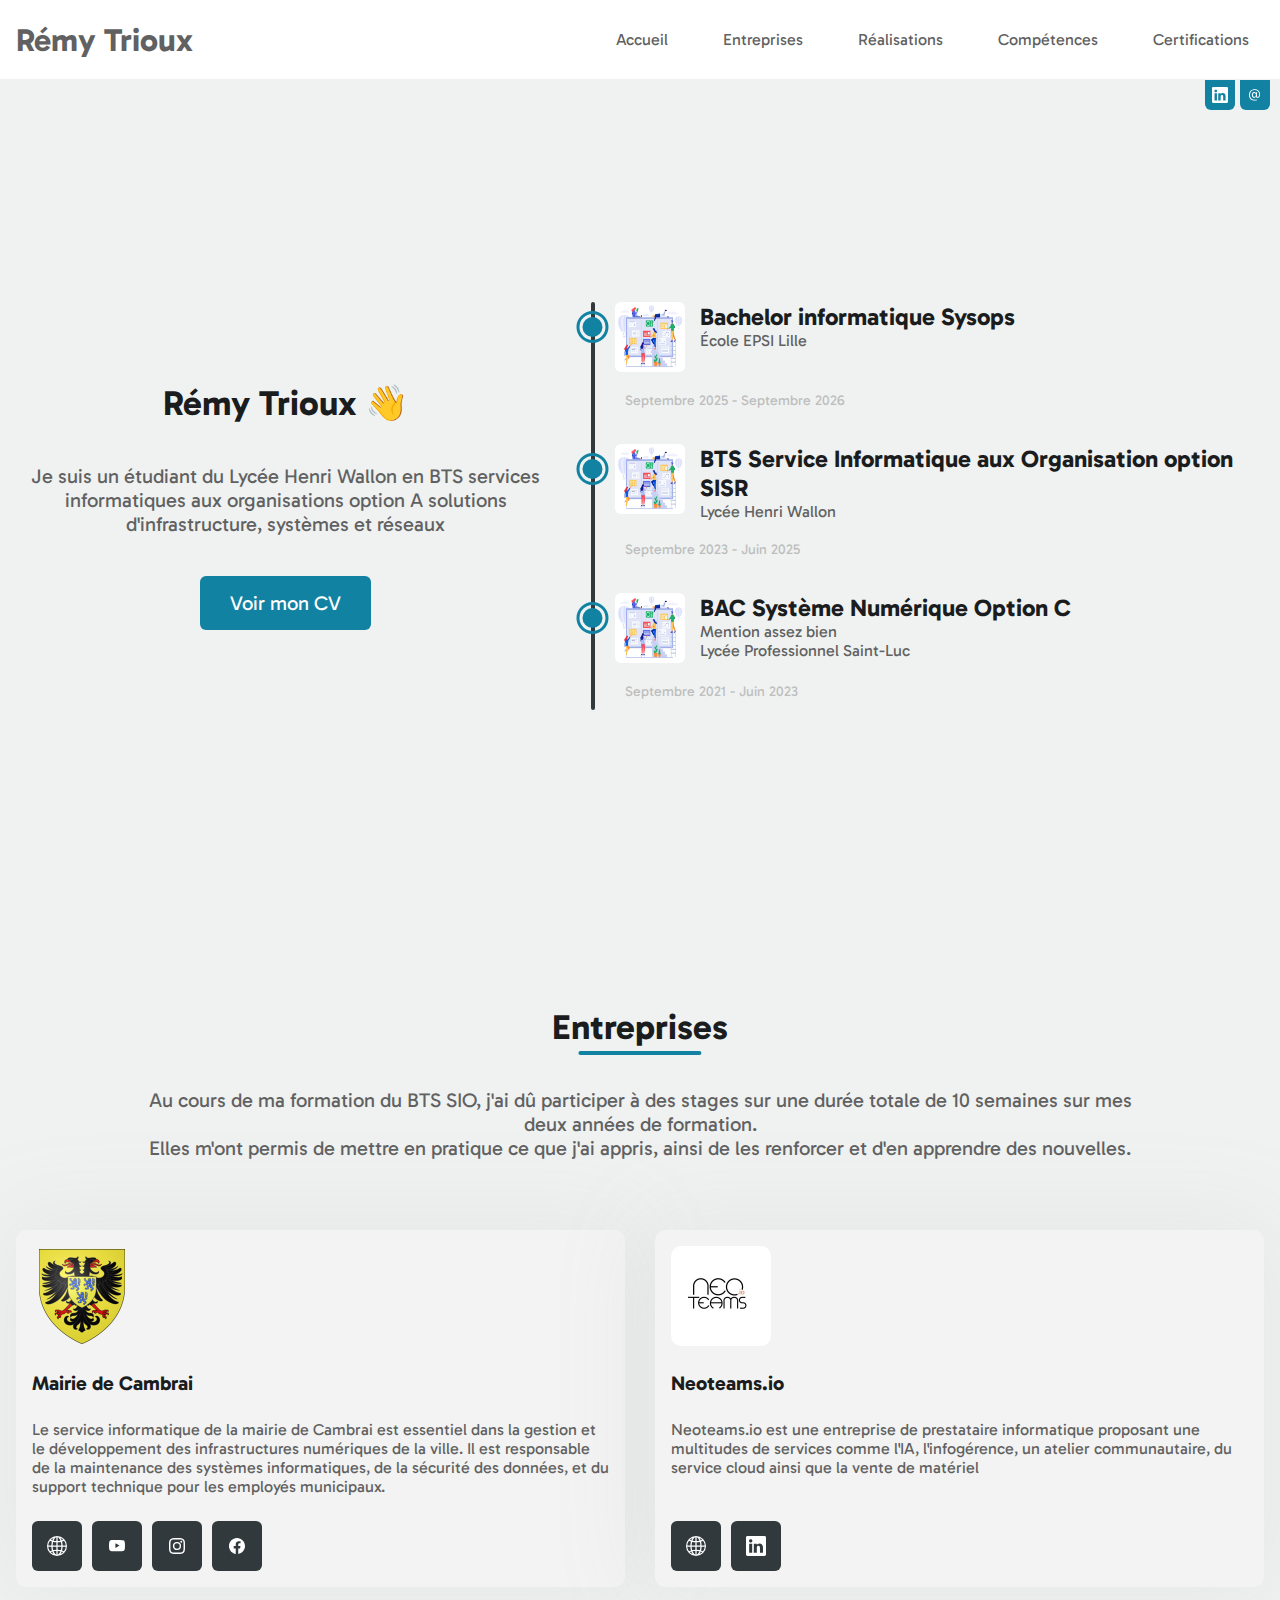
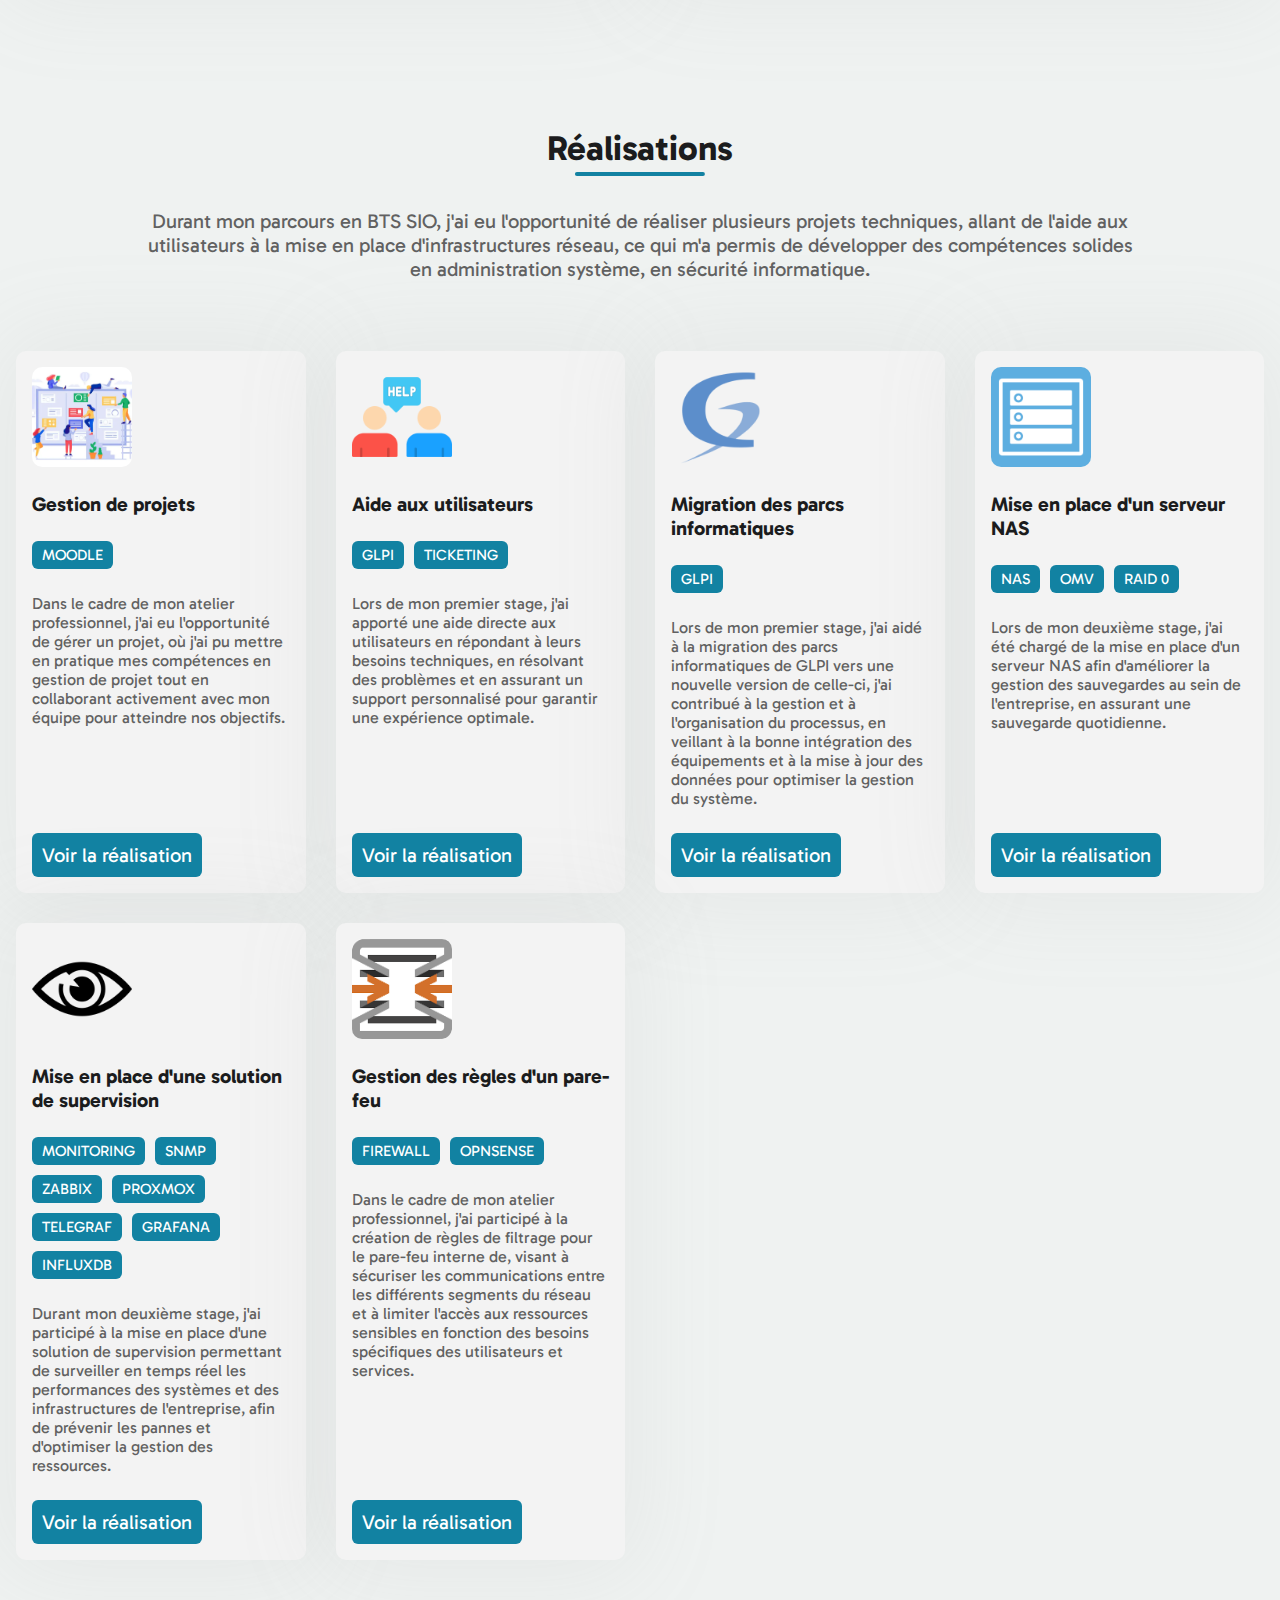
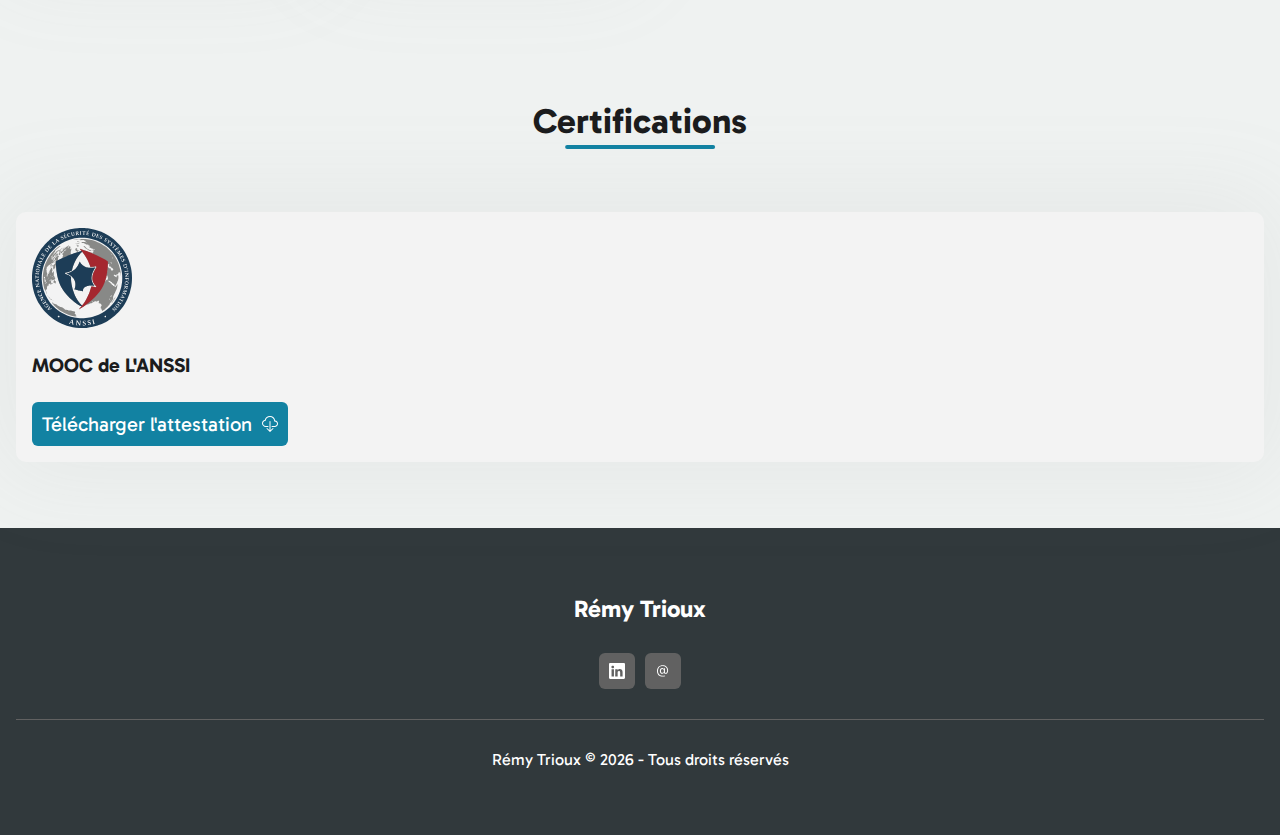
<file: index.html>
<!DOCTYPE html>
<html lang="fr">

<head>
    <meta charset="UTF-8">
    <meta name="viewport" content="width=device-width, initial-scale=1.0">
    <title>Portfolio Trioux Rémy</title>
    <link rel="stylesheet" href="./assets/css/style.css">
</head>

<body>
    <header>
        <nav>
            <h1>Rémy Trioux</h1>

            <input type="checkbox" id="burger" class="hidden">
            <label for="burger" class="burger">
                <span></span>
                <span></span>
                <span></span>
            </label>

            <div class="navigation">
                <a href="index.html">Accueil</a>
                <a href="#stage">Entreprises</a>
                <a href="#realisation">Réalisations</a>
                <a href="assets/img/Tableaudesynthèse-EpreuveE5-BTSSIO2025.xlsx" download="CompetencesTRIOUXRemy">Compétences</a>
                <a href="#certifications">Certifications</a>
            </div>
        </nav>
    </header>
    <main>
        <div class="socials">
            <a href="https://www.linkedin.com/in/r%C3%A9my-trioux-677a2a272/">
                <svg xmlns="http://www.w3.org/2000/svg" width="16" height="16" fill="currentColor"
                    class="bi bi-linkedin" viewBox="0 0 16 16">
                    <path
                        d="M0 1.146C0 .513.526 0 1.175 0h13.65C15.474 0 16 .513 16 1.146v13.708c0 .633-.526 1.146-1.175 1.146H1.175C.526 16 0 15.487 0 14.854zm4.943 12.248V6.169H2.542v7.225zm-1.2-8.212c.837 0 1.358-.554 1.358-1.248-.015-.709-.52-1.248-1.342-1.248S2.4 3.226 2.4 3.934c0 .694.521 1.248 1.327 1.248zm4.908 8.212V9.359c0-.216.016-.432.08-.586.173-.431.568-.878 1.232-.878.869 0 1.216.662 1.216 1.634v3.865h2.401V9.25c0-2.22-1.184-3.252-2.764-3.252-1.274 0-1.845.7-2.165 1.193v.025h-.016l.016-.025V6.169h-2.4c.03.678 0 7.225 0 7.225z" />
                </svg>
            </a>
            <a href="mailto:trxremy@gmail.com">
                <svg xmlns="http://www.w3.org/2000/svg" width="16" height="16" fill="currentColor" class="bi bi-at"
                    viewBox="0 0 16 16">
                    <path
                        d="M13.106 7.222c0-2.967-2.249-5.032-5.482-5.032-3.35 0-5.646 2.318-5.646 5.702 0 3.493 2.235 5.708 5.762 5.708.862 0 1.689-.123 2.304-.335v-.862c-.43.199-1.354.328-2.29.328-2.926 0-4.813-1.88-4.813-4.798 0-2.844 1.921-4.881 4.594-4.881 2.735 0 4.608 1.688 4.608 4.156 0 1.682-.554 2.769-1.416 2.769-.492 0-.772-.28-.772-.76V5.206H8.923v.834h-.11c-.266-.595-.881-.964-1.6-.964-1.4 0-2.378 1.162-2.378 2.823 0 1.737.957 2.906 2.379 2.906.8 0 1.415-.39 1.709-1.087h.11c.081.67.703 1.148 1.503 1.148 1.572 0 2.57-1.415 2.57-3.643zm-7.177.704c0-1.197.54-1.907 1.456-1.907.93 0 1.524.738 1.524 1.907S8.308 9.84 7.371 9.84c-.895 0-1.442-.725-1.442-1.914" />
                </svg>
            </a>
        </div>

        <section id="home">
            <div class="heading">
                <h1>Rémy Trioux 👋</h1>
                <p>Je suis un étudiant du Lycée Henri Wallon en BTS services informatiques aux organisations option A
                    solutions d'infrastructure, systèmes et réseaux</p>
                <a class="btn" href="assets/img/CV_en_ligne.pdf" download="CV_TRIOUX-Remy">Voir mon CV</a>
            </div>
            <div class="parcours_sco">
                <hr>
                <div class="parcours_liste">
                    <div class="parcours">
                        <span class="dot"></span>
                        <div class="header">
                            <img src="./assets/img/realisation/icone_gestion.png" alt="">
                            <div>
                                <h2>Bachelor informatique Sysops</h2>
                                <p>École EPSI Lille</p>
                            </div>
                        </div>
                        <div class="body">
                            <span>Septembre 2025 - Septembre 2026</span>
                        </div>
                    </div>
                    <div class="parcours">
                        <span class="dot"></span>
                        <div class="header">
                            <img src="./assets/img/realisation/icone_gestion.png" alt="">
                            <div>
                                <h2>BTS Service Informatique aux Organisation option SISR</h2>
                                <p>Lycée Henri Wallon</p>
                            </div>
                        </div>
                        <div class="body">
                            <span>Septembre 2023 - Juin 2025</span>
                        </div>
                    </div>
                    <div class="parcours">
                        <span class="dot"></span>
                        <div class="header">
                            <img src="./assets/img/realisation/icone_gestion.png" alt="">
                            <div>
                                <h2>BAC Système Numérique Option C</h2>
                                <p>Mention assez bien</p>
                                <p>Lycée Professionnel Saint-Luc</p>
                            </div>
                        </div>
                        <div class="body">
                            <span>Septembre 2021 - Juin 2023</span>
                        </div>
                    </div>
                </div>
            </div>
        </section>

        <section id="stage">
            <div class="heading">
                <h2>Entreprises</h2>
                <p>Au cours de ma formation du BTS SIO, j'ai dû participer à des stages sur une durée totale de 10
                    semaines sur mes deux années de formation.<br>Elles m'ont permis de mettre en pratique ce que j'ai
                    appris, ainsi de les renforcer et d'en apprendre des nouvelles.</p>
            </div>
            <div class="cards">
                <div class="card">
                    <img src="./assets/img/stage/mairie/logomairie.png" alt="">
                    <h3>Mairie de Cambrai</h3>
                    <p>Le service informatique de la mairie de Cambrai est essentiel dans la gestion et le développement des infrastructures numériques de la ville. Il est responsable de la maintenance des systèmes informatiques, de la sécurité des données, et du support technique pour les employés municipaux.</p>
                    <div class="footer">
                        <div class="links">
                            <a class="external_link" target="blank" href="https://www.villedecambrai.com/">
                                <svg xmlns="http://www.w3.org/2000/svg" width="20" height="20" fill="currentColor"
                                    class="bi bi-globe2" viewBox="0 0 16 16">
                                    <path
                                        d="M0 8a8 8 0 1 1 16 0A8 8 0 0 1 0 8m7.5-6.923c-.67.204-1.335.82-1.887 1.855q-.215.403-.395.872c.705.157 1.472.257 2.282.287zM4.249 3.539q.214-.577.481-1.078a7 7 0 0 1 .597-.933A7 7 0 0 0 3.051 3.05q.544.277 1.198.49zM3.509 7.5c.036-1.07.188-2.087.436-3.008a9 9 0 0 1-1.565-.667A6.96 6.96 0 0 0 1.018 7.5zm1.4-2.741a12.3 12.3 0 0 0-.4 2.741H7.5V5.091c-.91-.03-1.783-.145-2.591-.332M8.5 5.09V7.5h2.99a12.3 12.3 0 0 0-.399-2.741c-.808.187-1.681.301-2.591.332zM4.51 8.5c.035.987.176 1.914.399 2.741A13.6 13.6 0 0 1 7.5 10.91V8.5zm3.99 0v2.409c.91.03 1.783.145 2.591.332.223-.827.364-1.754.4-2.741zm-3.282 3.696q.18.469.395.872c.552 1.035 1.218 1.65 1.887 1.855V11.91c-.81.03-1.577.13-2.282.287zm.11 2.276a7 7 0 0 1-.598-.933 9 9 0 0 1-.481-1.079 8.4 8.4 0 0 0-1.198.49 7 7 0 0 0 2.276 1.522zm-1.383-2.964A13.4 13.4 0 0 1 3.508 8.5h-2.49a6.96 6.96 0 0 0 1.362 3.675c.47-.258.995-.482 1.565-.667m6.728 2.964a7 7 0 0 0 2.275-1.521 8.4 8.4 0 0 0-1.197-.49 9 9 0 0 1-.481 1.078 7 7 0 0 1-.597.933M8.5 11.909v3.014c.67-.204 1.335-.82 1.887-1.855q.216-.403.395-.872A12.6 12.6 0 0 0 8.5 11.91zm3.555-.401c.57.185 1.095.409 1.565.667A6.96 6.96 0 0 0 14.982 8.5h-2.49a13.4 13.4 0 0 1-.437 3.008M14.982 7.5a6.96 6.96 0 0 0-1.362-3.675c-.47.258-.995.482-1.565.667.248.92.4 1.938.437 3.008zM11.27 2.461q.266.502.482 1.078a8.4 8.4 0 0 0 1.196-.49 7 7 0 0 0-2.275-1.52c.218.283.418.597.597.932m-.488 1.343a8 8 0 0 0-.395-.872C9.835 1.897 9.17 1.282 8.5 1.077V4.09c.81-.03 1.577-.13 2.282-.287z" />
                                </svg>
                            </a>
                            <a class="external_link" target="blank" href="https://www.youtube.com/@lecambresientv">
                                <svg xmlns="http://www.w3.org/2000/svg" width="16" height="16" fill="currentColor"
                                    class="bi bi-youtube" viewBox="0 0 16 16">
                                    <path
                                        d="M8.051 1.999h.089c.822.003 4.987.033 6.11.335a2.01 2.01 0 0 1 1.415 1.42c.101.38.172.883.22 1.402l.01.104.022.26.008.104c.065.914.073 1.77.074 1.957v.075c-.001.194-.01 1.108-.082 2.06l-.008.105-.009.104c-.05.572-.124 1.14-.235 1.558a2.01 2.01 0 0 1-1.415 1.42c-1.16.312-5.569.334-6.18.335h-.142c-.309 0-1.587-.006-2.927-.052l-.17-.006-.087-.004-.171-.007-.171-.007c-1.11-.049-2.167-.128-2.654-.26a2.01 2.01 0 0 1-1.415-1.419c-.111-.417-.185-.986-.235-1.558L.09 9.82l-.008-.104A31 31 0 0 1 0 7.68v-.123c.002-.215.01-.958.064-1.778l.007-.103.003-.052.008-.104.022-.26.01-.104c.048-.519.119-1.023.22-1.402a2.01 2.01 0 0 1 1.415-1.42c.487-.13 1.544-.21 2.654-.26l.17-.007.172-.006.086-.003.171-.007A100 100 0 0 1 7.858 2zM6.4 5.209v4.818l4.157-2.408z" />
                                </svg>
                            </a>
                            <a class="external_link" target="blank" href="https://www.instagram.com/ville_de_cambrai">
                                <svg xmlns="http://www.w3.org/2000/svg" width="16" height="16" fill="currentColor"
                                    class="bi bi-instagram" viewBox="0 0 16 16">
                                    <path
                                        d="M8 0C5.829 0 5.556.01 4.703.048 3.85.088 3.269.222 2.76.42a3.9 3.9 0 0 0-1.417.923A3.9 3.9 0 0 0 .42 2.76C.222 3.268.087 3.85.048 4.7.01 5.555 0 5.827 0 8.001c0 2.172.01 2.444.048 3.297.04.852.174 1.433.372 1.942.205.526.478.972.923 1.417.444.445.89.719 1.416.923.51.198 1.09.333 1.942.372C5.555 15.99 5.827 16 8 16s2.444-.01 3.298-.048c.851-.04 1.434-.174 1.943-.372a3.9 3.9 0 0 0 1.416-.923c.445-.445.718-.891.923-1.417.197-.509.332-1.09.372-1.942C15.99 10.445 16 10.173 16 8s-.01-2.445-.048-3.299c-.04-.851-.175-1.433-.372-1.941a3.9 3.9 0 0 0-.923-1.417A3.9 3.9 0 0 0 13.24.42c-.51-.198-1.092-.333-1.943-.372C10.443.01 10.172 0 7.998 0zm-.717 1.442h.718c2.136 0 2.389.007 3.232.046.78.035 1.204.166 1.486.275.373.145.64.319.92.599s.453.546.598.92c.11.281.24.705.275 1.485.039.843.047 1.096.047 3.231s-.008 2.389-.047 3.232c-.035.78-.166 1.203-.275 1.485a2.5 2.5 0 0 1-.599.919c-.28.28-.546.453-.92.598-.28.11-.704.24-1.485.276-.843.038-1.096.047-3.232.047s-2.39-.009-3.233-.047c-.78-.036-1.203-.166-1.485-.276a2.5 2.5 0 0 1-.92-.598 2.5 2.5 0 0 1-.6-.92c-.109-.281-.24-.705-.275-1.485-.038-.843-.046-1.096-.046-3.233s.008-2.388.046-3.231c.036-.78.166-1.204.276-1.486.145-.373.319-.64.599-.92s.546-.453.92-.598c.282-.11.705-.24 1.485-.276.738-.034 1.024-.044 2.515-.045zm4.988 1.328a.96.96 0 1 0 0 1.92.96.96 0 0 0 0-1.92m-4.27 1.122a4.109 4.109 0 1 0 0 8.217 4.109 4.109 0 0 0 0-8.217m0 1.441a2.667 2.667 0 1 1 0 5.334 2.667 2.667 0 0 1 0-5.334" />
                                </svg>
                            </a>
                            <a class="external_link" target="blank" href="https://www.facebook.com/mairiedecambrai">
                                <svg xmlns="http://www.w3.org/2000/svg" width="16" height="16" fill="currentColor"
                                    class="bi bi-facebook" viewBox="0 0 16 16">
                                    <path
                                        d="M16 8.049c0-4.446-3.582-8.05-8-8.05C3.58 0-.002 3.603-.002 8.05c0 4.017 2.926 7.347 6.75 7.951v-5.625h-2.03V8.05H6.75V6.275c0-2.017 1.195-3.131 3.022-3.131.876 0 1.791.157 1.791.157v1.98h-1.009c-.993 0-1.303.621-1.303 1.258v1.51h2.218l-.354 2.326H9.25V16c3.824-.604 6.75-3.934 6.75-7.951" />
                                </svg>
                            </a>
                        </div>
                        <!-- <a class="btn" href="">
                            <span>Plus d'infos</span>
                            <svg xmlns="http://www.w3.org/2000/svg" width="16" height="16" fill="currentColor"
                                class="bi bi-box-arrow-up-right" viewBox="0 0 16 16">
                                <path fill-rule="evenodd"
                                    d="M8.636 3.5a.5.5 0 0 0-.5-.5H1.5A1.5 1.5 0 0 0 0 4.5v10A1.5 1.5 0 0 0 1.5 16h10a1.5 1.5 0 0 0 1.5-1.5V7.864a.5.5 0 0 0-1 0V14.5a.5.5 0 0 1-.5.5h-10a.5.5 0 0 1-.5-.5v-10a.5.5 0 0 1 .5-.5h6.636a.5.5 0 0 0 .5-.5" />
                                <path fill-rule="evenodd"
                                    d="M16 .5a.5.5 0 0 0-.5-.5h-5a.5.5 0 0 0 0 1h3.793L6.146 9.146a.5.5 0 1 0 .708.708L15 1.707V5.5a.5.5 0 0 0 1 0z" />
                            </svg>
                        </a> -->
                    </div>
                </div>
                <div class="card">
                    <img src="./assets/img/stage/neoteams/neoteams_logo.jpg" alt="">
                    <h3>Neoteams.io</h3>
                    <p>Neoteams.io est une entreprise de prestataire informatique proposant une multitudes de services comme l'IA, l'infogérence, un atelier communautaire, du service cloud ainsi que la vente de matériel</p>
                    <div class="footer">
                        <div class="links">
                            <a class="external_link" target="blank" href="https://neoteams.io/">
                                <svg xmlns="http://www.w3.org/2000/svg" width="20" height="20" fill="currentColor"
                                    class="bi bi-globe2" viewBox="0 0 16 16">
                                    <path
                                        d="M0 8a8 8 0 1 1 16 0A8 8 0 0 1 0 8m7.5-6.923c-.67.204-1.335.82-1.887 1.855q-.215.403-.395.872c.705.157 1.472.257 2.282.287zM4.249 3.539q.214-.577.481-1.078a7 7 0 0 1 .597-.933A7 7 0 0 0 3.051 3.05q.544.277 1.198.49zM3.509 7.5c.036-1.07.188-2.087.436-3.008a9 9 0 0 1-1.565-.667A6.96 6.96 0 0 0 1.018 7.5zm1.4-2.741a12.3 12.3 0 0 0-.4 2.741H7.5V5.091c-.91-.03-1.783-.145-2.591-.332M8.5 5.09V7.5h2.99a12.3 12.3 0 0 0-.399-2.741c-.808.187-1.681.301-2.591.332zM4.51 8.5c.035.987.176 1.914.399 2.741A13.6 13.6 0 0 1 7.5 10.91V8.5zm3.99 0v2.409c.91.03 1.783.145 2.591.332.223-.827.364-1.754.4-2.741zm-3.282 3.696q.18.469.395.872c.552 1.035 1.218 1.65 1.887 1.855V11.91c-.81.03-1.577.13-2.282.287zm.11 2.276a7 7 0 0 1-.598-.933 9 9 0 0 1-.481-1.079 8.4 8.4 0 0 0-1.198.49 7 7 0 0 0 2.276 1.522zm-1.383-2.964A13.4 13.4 0 0 1 3.508 8.5h-2.49a6.96 6.96 0 0 0 1.362 3.675c.47-.258.995-.482 1.565-.667m6.728 2.964a7 7 0 0 0 2.275-1.521 8.4 8.4 0 0 0-1.197-.49 9 9 0 0 1-.481 1.078 7 7 0 0 1-.597.933M8.5 11.909v3.014c.67-.204 1.335-.82 1.887-1.855q.216-.403.395-.872A12.6 12.6 0 0 0 8.5 11.91zm3.555-.401c.57.185 1.095.409 1.565.667A6.96 6.96 0 0 0 14.982 8.5h-2.49a13.4 13.4 0 0 1-.437 3.008M14.982 7.5a6.96 6.96 0 0 0-1.362-3.675c-.47.258-.995.482-1.565.667.248.92.4 1.938.437 3.008zM11.27 2.461q.266.502.482 1.078a8.4 8.4 0 0 0 1.196-.49 7 7 0 0 0-2.275-1.52c.218.283.418.597.597.932m-.488 1.343a8 8 0 0 0-.395-.872C9.835 1.897 9.17 1.282 8.5 1.077V4.09c.81-.03 1.577-.13 2.282-.287z" />
                                </svg>
                            </a>
                            <a class="external_link" target="blank"
                                href="https://www.linkedin.com/company/neoteamsio/posts/?feedView=all">
                                <svg xmlns="http://www.w3.org/2000/svg" width="20" height="20" fill="currentColor"
                                    class="bi bi-linkedin" viewBox="0 0 16 16">
                                    <path
                                        d="M0 1.146C0 .513.526 0 1.175 0h13.65C15.474 0 16 .513 16 1.146v13.708c0 .633-.526 1.146-1.175 1.146H1.175C.526 16 0 15.487 0 14.854zm4.943 12.248V6.169H2.542v7.225zm-1.2-8.212c.837 0 1.358-.554 1.358-1.248-.015-.709-.52-1.248-1.342-1.248S2.4 3.226 2.4 3.934c0 .694.521 1.248 1.327 1.248zm4.908 8.212V9.359c0-.216.016-.432.08-.586.173-.431.568-.878 1.232-.878.869 0 1.216.662 1.216 1.634v3.865h2.401V9.25c0-2.22-1.184-3.252-2.764-3.252-1.274 0-1.845.7-2.165 1.193v.025h-.016l.016-.025V6.169h-2.4c.03.678 0 7.225 0 7.225z" />
                                </svg>
                            </a>
                        </div>
                        <!-- <a class="btn" href="">
                            <span>Plus d'infos</span>
                            <svg xmlns="http://www.w3.org/2000/svg" width="16" height="16" fill="currentColor"
                                class="bi bi-box-arrow-up-right" viewBox="0 0 16 16">
                                <path fill-rule="evenodd"
                                    d="M8.636 3.5a.5.5 0 0 0-.5-.5H1.5A1.5 1.5 0 0 0 0 4.5v10A1.5 1.5 0 0 0 1.5 16h10a1.5 1.5 0 0 0 1.5-1.5V7.864a.5.5 0 0 0-1 0V14.5a.5.5 0 0 1-.5.5h-10a.5.5 0 0 1-.5-.5v-10a.5.5 0 0 1 .5-.5h6.636a.5.5 0 0 0 .5-.5" />
                                <path fill-rule="evenodd"
                                    d="M16 .5a.5.5 0 0 0-.5-.5h-5a.5.5 0 0 0 0 1h3.793L6.146 9.146a.5.5 0 1 0 .708.708L15 1.707V5.5a.5.5 0 0 0 1 0z" />
                            </svg>
                        </a> -->
                    </div>
                </div>
            </div>
        </section>

        <section id="realisation">
            <div class="heading">
                <h2>Réalisations</h2>
                <p>Durant mon parcours en BTS SIO, j'ai eu l'opportunité de réaliser plusieurs projets techniques, allant de l'aide aux utilisateurs à la mise en place d'infrastructures réseau, ce qui m'a permis de développer des compétences solides en administration système, en sécurité informatique.</p>
            </div>
            <div class="cards">
                <div class="card">
                    <img src="./assets/img/realisation/icone_gestion.png" alt="">
                    <h3>Gestion de projets</h3>
                    <div class="technos">
                        <p>MOODLE</p>
                    </div>
                    <p>Dans le cadre de mon atelier professionnel, j'ai eu l'opportunité de gérer un projet, où j'ai pu mettre en pratique mes compétences en gestion de projet tout en collaborant activement avec mon équipe pour atteindre nos objectifs.</p>
                    <div class="footer">
                        <a class="btn goToProject" data-target="gestion-projet">Voir la réalisation</a>
                    </div>
                </div>

                <div class="card">
                    <img src="./assets/img/realisation/icone_aideuser.png" alt="">
                    <h3>Aide aux utilisateurs</h3>
                    <div class="technos">
                        <p>GLPI</p>
                        <p>TICKETING</p>
                    </div>
                    <p>Lors de mon premier stage, j'ai apporté une aide directe aux utilisateurs en répondant à leurs besoins techniques, en résolvant des problèmes et en assurant un support personnalisé pour garantir une expérience optimale.</p>
                    <div class="footer">
                        <a class="btn goToProject" data-target="aide-aux-utilisateurs">Voir la réalisation</a>
                    </div>
                </div>

                <div class="card">
                    <img src="./assets/img/realisation/icone_glpi.png" alt="">
                    <h3>Migration des parcs informatiques</h3>
                    <div class="technos">
                        <p>GLPI</p>
                    </div>
                    <p>Lors de mon premier stage, j'ai aidé à la migration des parcs informatiques de GLPI vers une nouvelle version de celle-ci, j'ai contribué à la gestion et à l'organisation du processus, en veillant à la bonne intégration des équipements et à la mise à jour des données pour optimiser la gestion du système.</p>
                    <div class="footer">
                        <a class="btn goToProject" data-target="migration">Voir la réalisation</a>
                    </div>
                </div>

                <div class="card">
                    <img src="./assets/img/realisation/icone_OMV.png" alt="">
                    <h3>Mise en place d'un serveur NAS</h3>
                    <div class="technos">
                        <p>NAS</p>
                        <p>OMV</p>
                        <p>RAID 0</p>
                    </div>
                    <p>Lors de mon deuxième stage, j'ai été chargé de la mise en place d'un serveur NAS afin d'améliorer la gestion des sauvegardes au sein de l'entreprise, en assurant une sauvegarde quotidienne.</p>
                    <div class="footer">
                        <a class="btn goToProject" data-target="srv-nas">Voir la réalisation</a>
                    </div>
                </div>

                <div class="card">
                    <img src="./assets/img/realisation/icone_eye.png" alt="">
                    <h3>Mise en place d'une solution de supervision</h3>
                    <div class="technos">
                        <p>MONITORING</p>
                        <p>SNMP</p>
                        <p>ZABBIX</p>
                        <p>PROXMOX</p>
                        <p>TELEGRAF</p>
                        <p>GRAFANA</p>
                        <p>INFLUXDB</p>
                    </div>
                    <p>Durant mon deuxième stage, j'ai participé à la mise en place d'une solution de supervision permettant de surveiller en temps réel les performances des systèmes et des infrastructures de l'entreprise, afin de prévenir les pannes et d'optimiser la gestion des ressources.</p>
                    <div class="footer">
                        <a class="btn goToProject" data-target="monitoring">Voir la réalisation</a>
                    </div>
                </div>

                <div class="card">
                    <img src="./assets/img/realisation/icone_OPNsense.png" alt="">
                    <h3>Gestion des règles d'un pare-feu</h3>
                    <div class="technos">
                        <p>FIREWALL</p>
                        <p>OPNSENSE</p>
                    </div>
                    <p>Dans le cadre de mon atelier professionnel, j'ai participé à la création de règles de filtrage pour le pare-feu interne de, visant à sécuriser les communications entre les différents segments du réseau et à limiter l'accès aux ressources sensibles en fonction des besoins spécifiques des utilisateurs et services.</p>
                    <div class="footer">
                        <a class="btn goToProject" data-target="firewall">Voir la réalisation</a>
                    </div>
                </div>
            </div>
        </section>

        <section id="certifications">
            <div class="heading">
                <h2>Certifications</h2>
            </div>
            <div class="cards">
                <div class="card">
                    <img src="./assets/img/certification/ANSSI_Logo.svg" alt="">
                    <h3>MOOC de L'ANSSI</h3>
                    <div class="footer">
                        <a class="btn" href="">
                            <span>Télécharger l'attestation</span>
                            <svg xmlns="http://www.w3.org/2000/svg" width="16" height="16" fill="currentColor"
                                class="bi bi-cloud-download" viewBox="0 0 16 16">
                                <path
                                    d="M4.406 1.342A5.53 5.53 0 0 1 8 0c2.69 0 4.923 2 5.166 4.579C14.758 4.804 16 6.137 16 7.773 16 9.569 14.502 11 12.687 11H10a.5.5 0 0 1 0-1h2.688C13.979 10 15 8.988 15 7.773c0-1.216-1.02-2.228-2.313-2.228h-.5v-.5C12.188 2.825 10.328 1 8 1a4.53 4.53 0 0 0-2.941 1.1c-.757.652-1.153 1.438-1.153 2.055v.448l-.445.049C2.064 4.805 1 5.952 1 7.318 1 8.785 2.23 10 3.781 10H6a.5.5 0 0 1 0 1H3.781C1.708 11 0 9.366 0 7.318c0-1.763 1.266-3.223 2.942-3.593.143-.863.698-1.723 1.464-2.383" />
                                <path
                                    d="M7.646 15.854a.5.5 0 0 0 .708 0l3-3a.5.5 0 0 0-.708-.708L8.5 14.293V5.5a.5.5 0 0 0-1 0v8.793l-2.146-2.147a.5.5 0 0 0-.708.708z" />
                            </svg>
                        </a>
                    </div>
                </div>
            </div>
        </section>
    </main>

    <footer>
        <section>
            <h2>Rémy Trioux</h2>
            <div class="links">
                <a href="https://www.linkedin.com/in/r%C3%A9my-trioux-677a2a272/">
                    <svg xmlns="http://www.w3.org/2000/svg" width="16" height="16" fill="currentColor"
                        class="bi bi-linkedin" viewBox="0 0 16 16">
                        <path
                            d="M0 1.146C0 .513.526 0 1.175 0h13.65C15.474 0 16 .513 16 1.146v13.708c0 .633-.526 1.146-1.175 1.146H1.175C.526 16 0 15.487 0 14.854zm4.943 12.248V6.169H2.542v7.225zm-1.2-8.212c.837 0 1.358-.554 1.358-1.248-.015-.709-.52-1.248-1.342-1.248S2.4 3.226 2.4 3.934c0 .694.521 1.248 1.327 1.248zm4.908 8.212V9.359c0-.216.016-.432.08-.586.173-.431.568-.878 1.232-.878.869 0 1.216.662 1.216 1.634v3.865h2.401V9.25c0-2.22-1.184-3.252-2.764-3.252-1.274 0-1.845.7-2.165 1.193v.025h-.016l.016-.025V6.169h-2.4c.03.678 0 7.225 0 7.225z" />
                    </svg>
                </a>
                <a href="mailto:trxremy@gmail.com">
                    <svg xmlns="http://www.w3.org/2000/svg" width="16" height="16" fill="currentColor" class="bi bi-at"
                        viewBox="0 0 16 16">
                        <path
                            d="M13.106 7.222c0-2.967-2.249-5.032-5.482-5.032-3.35 0-5.646 2.318-5.646 5.702 0 3.493 2.235 5.708 5.762 5.708.862 0 1.689-.123 2.304-.335v-.862c-.43.199-1.354.328-2.29.328-2.926 0-4.813-1.88-4.813-4.798 0-2.844 1.921-4.881 4.594-4.881 2.735 0 4.608 1.688 4.608 4.156 0 1.682-.554 2.769-1.416 2.769-.492 0-.772-.28-.772-.76V5.206H8.923v.834h-.11c-.266-.595-.881-.964-1.6-.964-1.4 0-2.378 1.162-2.378 2.823 0 1.737.957 2.906 2.379 2.906.8 0 1.415-.39 1.709-1.087h.11c.081.67.703 1.148 1.503 1.148 1.572 0 2.57-1.415 2.57-3.643zm-7.177.704c0-1.197.54-1.907 1.456-1.907.93 0 1.524.738 1.524 1.907S8.308 9.84 7.371 9.84c-.895 0-1.442-.725-1.442-1.914" />
                    </svg>
                </a>
            </div>
            <hr>
            <p>Rémy Trioux © <span id="year"></span> - Tous droits réservés</p>
        </section>
    </footer>

    <div class="modal" id="aide-aux-utilisateurs">
        <div class="header">
            <h3>Aide aux utilisateurs</h3>
            <span onclick="disableModal('aide-aux-utilisateurs')" class="close_modal">
                <svg xmlns="http://www.w3.org/2000/svg" width="20" height="20" fill="currentColor" class="bi bi-x"
                    viewBox="0 0 16 16">
                    <path
                        d="M4.646 4.646a.5.5 0 0 1 .708 0L8 7.293l2.646-2.647a.5.5 0 0 1 .708.708L8.707 8l2.647 2.646a.5.5 0 0 1-.708.708L8 8.707l-2.646 2.647a.5.5 0 0 1-.708-.708L7.293 8 4.646 5.354a.5.5 0 0 1 0-.708" />
                </svg>
            </span>
        </div>
        <div class="body">
            <h4>Pourquoi ?</h4>
            <p>L'aide aux utilisateurs est essentielle pour garantir un service fluide, résoudre rapidement les problèmes, et renforcer la satisfaction des employés et des citoyens.</p>
            <h4>Comment ?</h4>
            <p>L'assistance peut être apportée de différentes manières selon les besoins : via un outil de gestion comme GLPI, par téléphone, ou directement de vive voix.</p>
            <h4>Création de tickets</h4>
            <img src="./assets/img/realisation/preuve-e5-aide/creation-ticket.png" alt="">

            <hr>

            <h4>Résolution des tickets</h4>
            <p>Pour clore un ticket nous devons ajouter une solution</p>
            <img src="./assets/img/realisation/preuve-e5-aide/resolution-ticket.png" alt="">

            <hr>

            <h4>Mise à jour de la situation de l'incident / demande</h4>
            <p>Et dans le cas où une solution n'est pas encore trouvé, on pouvons mettre à jour la situation pour proposer une solution temporaire</p>
            <img src="./assets/img/realisation/preuve-e5-aide/maj-situation-ticket.png" alt="">
            <hr>
        </div>
    </div>

    <div class="modal" id="migration">
        <div class="header">
            <h3>Migration des parcs informatiques</h3>
            <span onclick="disableModal('migration')" class="close_modal">
                <svg xmlns="http://www.w3.org/2000/svg" width="20" height="20" fill="currentColor" class="bi bi-x"
                    viewBox="0 0 16 16">
                    <path
                        d="M4.646 4.646a.5.5 0 0 1 .708 0L8 7.293l2.646-2.647a.5.5 0 0 1 .708.708L8.707 8l2.647 2.646a.5.5 0 0 1-.708.708L8 8.707l-2.646 2.647a.5.5 0 0 1-.708-.708L7.293 8 4.646 5.354a.5.5 0 0 1 0-.708" />
                </svg>
            </span>
        </div>
        <div class="body">
            <h4>Pourquoi ?</h4>
            <p>Le service informatique voulait une version de GLPI plus récent, ils ont mit en place un serveur GLPI récent, pour transférer tout le parc informatique de l'ancien serveur au nouveau</p>
            <h4>Comment ?</h4>
            <p>Au moment de mon stage le service informatique avait déjà commencé ce processus, à la main. Donc je devais aussi le finir à la main</p>
            <h4>Aperçu de création d'un élément dans GLPI</h4>
            <p>Le service informtique a configuré ceci pour avoir le strict d'information disponible (Nom de l'appareil, son numéro de série et le lieu de son affectation (le commantaire est facultatif, il est généralement utilisé si l'appareil est hors service))</p>
            <img src="./assets/img/realisation/preuve-e5-migration/migration1.png" alt="">
            <p>Aperçu après ajout de quelques éléments</p>
            <img src="./assets/img/realisation/preuve-e5-migration/migration2.png" alt="">

            <hr>

            <h4>Espace de travail</h4>
            <p>Mon but était de récupérer les informations nécessaires de l'ancien GLPI et de les ajoutés au nouveau</p>
            <p>GAUCHE : nouveau GLPI</p>
            <p>DROITE : ancien GLPI</p>
            <img src="./assets/img/realisation/preuve-e5-migration/migration3.png" alt="">
            <hr>
        </div>
    </div>

    <div class="modal" id="gestion-projet">
        <div class="header">
            <h3>Gestion de projets</h3>
            <span onclick="disableModal('gestion-projet')" class="close_modal">
                <svg xmlns="http://www.w3.org/2000/svg" width="20" height="20" fill="currentColor" class="bi bi-x"
                    viewBox="0 0 16 16">
                    <path
                        d="M4.646 4.646a.5.5 0 0 1 .708 0L8 7.293l2.646-2.647a.5.5 0 0 1 .708.708L8.707 8l2.647 2.646a.5.5 0 0 1-.708.708L8 8.707l-2.646 2.647a.5.5 0 0 1-.708-.708L7.293 8 4.646 5.354a.5.5 0 0 1 0-.708" />
                </svg>
            </span>
        </div>
        <div class="body">
            <h4>Pourquoi ?</h4>
            <p>La gestion de projets nous aide à planifier et s'organiser pour optimiser les tâches à réaliser.</p>
            <h4>Comment ?</h4>
            <p>Dans le cas de notre Atelier Professionnel, nos enseignants ont mis en place une solution de gestion de projets au sein du Moodle, de plus cela leur permet de suivre nos réalisations plus efficacmeent</p>
            
            <h4>Aperçu de la gestion de projets</h4>
            <p>Les tâches sont réparties en 3 categories (Les tâches à faire, Les tâches en cours et les tâches fini)</p>
            <img src="./assets/img/realisation/preuve-e5-gestion/gestion-projets1.png" alt="">

            <hr>

            <h4>Aperçu d'une réalisation</h4>
            <p>Une description, une date de début et fin ainsi que des fichiers peuvent être ajouté dans une réalisation</p>
            <img src="./assets/img/realisation/preuve-e5-gestion/gestion-projets2.png" alt="">
            <img src="./assets/img/realisation/preuve-e5-gestion/gestion-projets3.png" alt="">
            <hr>
        </div>
    </div>

    <div class="modal" id="srv-nas">
        <div class="header">
            <h3>Mise en place d'un serveur NAS</h3>
            <span onclick="disableModal('srv-nas')" class="close_modal">
                <svg xmlns="http://www.w3.org/2000/svg" width="20" height="20" fill="currentColor" class="bi bi-x"
                    viewBox="0 0 16 16">
                    <path
                        d="M4.646 4.646a.5.5 0 0 1 .708 0L8 7.293l2.646-2.647a.5.5 0 0 1 .708.708L8.707 8l2.647 2.646a.5.5 0 0 1-.708.708L8 8.707l-2.646 2.647a.5.5 0 0 1-.708-.708L7.293 8 4.646 5.354a.5.5 0 0 1 0-.708" />
                </svg>
            </span>
        </div>
        <div class="body">
            <h4>Pourquoi ?</h4>
            <p>Sauvegarder les « actions de la journée » pour les transférer vers un autre serveur NAS qui n'est pas dans l'entreprise.</p>
            <h4>Comment ?</h4>
            <p>Avec la mise en place d'un serveur NAS avec une configuration RAID 0 pour une performance accrue de la vitesse de transfère utilisant le logiciel OpenMediaVault.</p>

            <h4>Le RAID 0</h4>
            <p>Le RAID 0 est une méthode de stockage qui combine au moins deux disques durs pour améliorer les performances. Les données sont divisées en blocs, appelés "bandes", qui sont répartis entre les disques. Cela permet d'accélérer la lecture et l'écriture, car les disques travaillent en parallèle. Cependant, il n'y a aucune redondance : si un disque tombe en panne, toutes les données sont perdues.</p>
            <img src="./assets/img/realisation/preuve-e5-nas/RAID_0.png" alt="">

            <h4>Le dashboard</h4>
            <p>Mon tuteur m'a demandé des widgets spécifiques pour surveiller le serveur NAS</p>
            <img src="./assets/img/realisation/preuve-e5-nas/omv-dashboard1.png" alt="">
            <img src="./assets/img/realisation/preuve-e5-nas/omv-dashboard2.png" alt="">
            <img src="./assets/img/realisation/preuve-e5-nas/omv-dashboard3.png" alt="">
            <img src="./assets/img/realisation/preuve-e5-nas/omv-changement.png" alt="">
        
            <hr>

            <h4>Mise à jour des paquets</h4>
            <img src="./assets/img/realisation/preuve-e5-nas/omv-paquet.png" alt="">

            <hr>

            <h4>Certification SSL</h4>
            <p>Un certificat ssl a été fourni par notre maître de stage</p>
            <img src="./assets/img/realisation/preuve-e5-nas/omv-ssl2.png" alt="">
            <img src="./assets/img/realisation/preuve-e5-nas/omv-ssl3.png" alt="">

            <hr>

            <h4>Mise en place d'un dossier partagé</h4>
            <img src="./assets/img/realisation/preuve-e5-nas/omv-disque1.png" alt="">
            <p>Initialisation du système de ficher du disque</p>
            <img src="./assets/img/realisation/preuve-e5-nas/omv-disque2.png" alt="">
            <p>Création du dossier partagé</p>
            <img src="./assets/img/realisation/preuve-e5-nas/omv-disque3.png" alt="">
            <p>Activation du service NFS</p>
            <img src="./assets/img/realisation/preuve-e5-nas/omv-disque4.png" alt="">
            <img src="./assets/img/realisation/preuve-e5-nas/omv-disque5.png" alt="">

            <hr>

            <h4>Vérification de son bon fonctionnement</h4>
            <p>Avec une machine linux, je monte le dossier partagé crée précédement</p>
            <img src="./assets/img/realisation/preuve-e5-nas/omv-test1.png" alt="">
            <p>Je créer un ficher de 1Go</p>
            <img src="./assets/img/realisation/preuve-e5-nas/omv-test2.png" alt="">
            <img src="./assets/img/realisation/preuve-e5-nas/omv-test3.png" alt="">
            <p>On voit bien que le disque dur stocke bien mon fichier de 1Go</p>
            <img src="./assets/img/realisation/preuve-e5-nas/omv-test4.png" alt="">
            <hr>
        </div>
    </div>

    <div class="modal" id="monitoring">
        <div class="header">
            <h3>Mise en place d'une solution de supervision</h3>
            <span onclick="disableModal('monitoring')" class="close_modal">
                <svg xmlns="http://www.w3.org/2000/svg" width="20" height="20" fill="currentColor" class="bi bi-x"
                    viewBox="0 0 16 16">
                    <path
                        d="M4.646 4.646a.5.5 0 0 1 .708 0L8 7.293l2.646-2.647a.5.5 0 0 1 .708.708L8.707 8l2.647 2.646a.5.5 0 0 1-.708.708L8 8.707l-2.646 2.647a.5.5 0 0 1-.708-.708L7.293 8 4.646 5.354a.5.5 0 0 1 0-.708" />
                </svg>
            </span>
        </div>
        <div class="body">
            <h4>Pourquoi ?</h4>
            <p>Une solution de monitoring permet garantir la disponibilité, la performance et la sécurité des systèmes informatiques, en détectant les anomalies rapidement et en permettant une intervention proactive pour éviter les pannes.</p>
            <h4>Comment ?</h4>
            <p>Grâce à la mise en place d'une suite de logiciels pour récupérer les informations systèmes : Utilisation de la RAM, la charge réseau, l'état des machines virtuelle dans le cas de monitorer un proxmox,... (métriques) et bien sûr de quoi visualiser ces données</p>
            
            <h4>Intallation de l'agent Zabbix sur les serveurs Proxmox</h4>
            <p>L'agent Zabbix servira de capteur pour collecter les données sur l'état et la performance de ces serveurs</p>
            <img src="assets/img/realisation/preuve-e5-monitoring/proxXzabbix.png" alt="">

            <hr>

            <h4>Récupération des métriques Proxmox sur le serveur Zabbix</h4>
            <p>Pour récupérer ces métriques, on aura besoin de lier les agents au serveur Zabbix. Grâce à un utilisateur crées pour chaque serveurs Proxmox, on peut générer un jeton API pour creer une connexion sécurisée entre les agents et le serveur</p>
            <p>Après ceci, sur le serveur Zabbix on utilise un modèle appeler "Proxmox VE by HTTP", il utilise l'API REST de Proxmox pour collecter des métriques détaillées.</p>
            <p>On ajoute les hôtes Proxmox dans Zabbix, grâce au jeton API et la configuration des macros nécessaires</p>
            <img src="assets/img/realisation/preuve-e5-monitoring/proxmoxXzabbixserver.png" alt="">
            <img src="assets/img/realisation/preuve-e5-monitoring/api.webp" alt="">

            <hr>

            <h4>Ajout d'une suite pour visualiser les métriques</h4>
            <img src="assets/img/realisation/preuve-e5-monitoring/explication_final.png" alt="">
            <hr>
        </div>
    </div>

    <div class="modal" id="firewall">
        <div class="header">
            <h3>Gestion des règles d'un pare-feu</h3>
            <span onclick="disableModal('firewall')" class="close_modal">
                <svg xmlns="http://www.w3.org/2000/svg" width="20" height="20" fill="currentColor" class="bi bi-x"
                    viewBox="0 0 16 16">
                    <path
                        d="M4.646 4.646a.5.5 0 0 1 .708 0L8 7.293l2.646-2.647a.5.5 0 0 1 .708.708L8.707 8l2.647 2.646a.5.5 0 0 1-.708.708L8 8.707l-2.646 2.647a.5.5 0 0 1-.708-.708L7.293 8 4.646 5.354a.5.5 0 0 1 0-.708" />
                </svg>
            </span>
        </div>
        <div class="body">
            <h4>Pourquoi ?</h4>
            <p>Dans le contexte de notre Atelier Professionnel, la mise en place d'un pare-feu interne pour limité l'accès à certains réseau.</p>
            <h4>Comment ?</h4>
            <p>On a utilisé un pare-feu OPNsense avec des règles de filtrage.</p>
            <h4>Configuration de règle de filtrage avec des consignes imposés</h4>
            <img src="assets/img/realisation/preuve-e5-firewall/opnsensedemande.png" alt="">
            <p>L'adresse 172.22.32.34 représente le serveur DNS</p>
            <p>L'adresse 172.22.32.33 représente le serveur WEB</p>
            <p>L'objet "interne" représente les réseau EMP, INFO et SRV</p>
            <img src="assets/img/realisation/preuve-e5-firewall/opnsenseregleDMZ1.png" alt="">
            <img src="assets/img/realisation/preuve-e5-firewall/opnsenseEMP1.png" alt="">
            <img src="assets/img/realisation/preuve-e5-firewall/opnsenseINFO1.png" alt="">
            <img src="assets/img/realisation/preuve-e5-firewall/opnsenseSRV1.png" alt="">
            <hr>
        </div>
    </div>

    <div id="imageModal" class="image-modal">
        <img id="modalImage" class="modal-image">
        <span onclick="closeImageModal()" class="close_modal">
            <svg xmlns="http://www.w3.org/2000/svg" width="30" height="30" fill="currentColor" class="bi bi-x"
                viewBox="0 0 16 16">
                <path d="M4.646 4.646a.5.5 0 0 1 .708 0L8 7.293l2.646-2.647a.5.5 0 0 1 .708.708L8.707 8l2.647 2.646a.5.5 0 0 1-.708.708L8 8.707l-2.646 2.647a.5.5 0 0 1-.708-.708L7.293 8 4.646 5.354a.5.5 0 0 1 0-.708"/>
            </svg>
        </span>
    </div>    

    <script src="./assets/js/modal.js"></script>
    <script>
        const year = document.getElementById('year');
        year.innerHTML = new Date().getFullYear();
    </script>
</body>

</html>
</file>
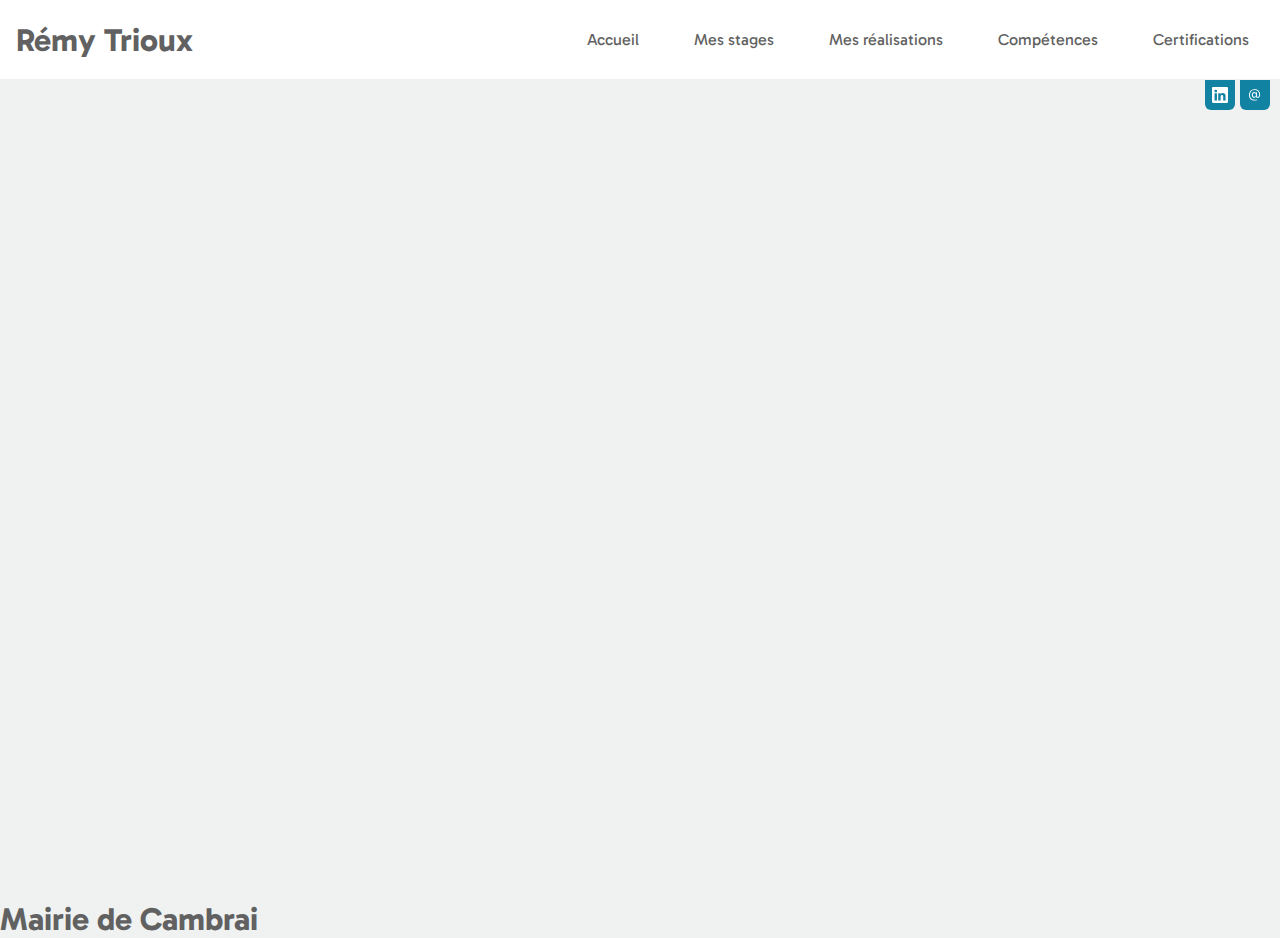
<file: mairiecambrai.html>
<!DOCTYPE html>
<html lang="fr">
<head>
    <meta charset="UTF-8">
    <meta name="viewport" content="width=device-width, initial-scale=1.0">
    <title>Portfolio Trioux Rémy</title>
    <link rel="stylesheet" href="./assets/css/style.css">
</head>
<body>
    <header>
        <nav>
            <h1>Rémy Trioux</h1>
            
            <input type="checkbox" id="burger" class="hidden">
            <label for="burger" class="burger">
                <span></span>
                <span></span>
                <span></span>
            </label>

            <div class="navigation">
                <a href="index.html">Accueil</a>
                <a href="index.html#stage">Mes stages</a>
                <a href="#">Mes réalisations</a>
                <a href="#">Compétences</a>
                <a href="#">Certifications</a>
            </div>
        </nav>
    </header>

    <main>
        <div class="socials">
            <a href="https://www.linkedin.com/in/r%C3%A9my-trioux-677a2a272/">
                <svg xmlns="http://www.w3.org/2000/svg" width="16" height="16" fill="currentColor" class="bi bi-linkedin" viewBox="0 0 16 16">
                    <path d="M0 1.146C0 .513.526 0 1.175 0h13.65C15.474 0 16 .513 16 1.146v13.708c0 .633-.526 1.146-1.175 1.146H1.175C.526 16 0 15.487 0 14.854zm4.943 12.248V6.169H2.542v7.225zm-1.2-8.212c.837 0 1.358-.554 1.358-1.248-.015-.709-.52-1.248-1.342-1.248S2.4 3.226 2.4 3.934c0 .694.521 1.248 1.327 1.248zm4.908 8.212V9.359c0-.216.016-.432.08-.586.173-.431.568-.878 1.232-.878.869 0 1.216.662 1.216 1.634v3.865h2.401V9.25c0-2.22-1.184-3.252-2.764-3.252-1.274 0-1.845.7-2.165 1.193v.025h-.016l.016-.025V6.169h-2.4c.03.678 0 7.225 0 7.225z"/>
                </svg>
            </a>
            <a href="mailto:trxremy@gmail.com">
                <svg xmlns="http://www.w3.org/2000/svg" width="16" height="16" fill="currentColor" class="bi bi-at" viewBox="0 0 16 16">
                    <path d="M13.106 7.222c0-2.967-2.249-5.032-5.482-5.032-3.35 0-5.646 2.318-5.646 5.702 0 3.493 2.235 5.708 5.762 5.708.862 0 1.689-.123 2.304-.335v-.862c-.43.199-1.354.328-2.29.328-2.926 0-4.813-1.88-4.813-4.798 0-2.844 1.921-4.881 4.594-4.881 2.735 0 4.608 1.688 4.608 4.156 0 1.682-.554 2.769-1.416 2.769-.492 0-.772-.28-.772-.76V5.206H8.923v.834h-.11c-.266-.595-.881-.964-1.6-.964-1.4 0-2.378 1.162-2.378 2.823 0 1.737.957 2.906 2.379 2.906.8 0 1.415-.39 1.709-1.087h.11c.081.67.703 1.148 1.503 1.148 1.572 0 2.57-1.415 2.57-3.643zm-7.177.704c0-1.197.54-1.907 1.456-1.907.93 0 1.524.738 1.524 1.907S8.308 9.84 7.371 9.84c-.895 0-1.442-.725-1.442-1.914"/>
                </svg>
            </a>
        </div>
    </main>

    <h1>Mairie de Cambrai</h1>
    
</body>
</html>
</file>
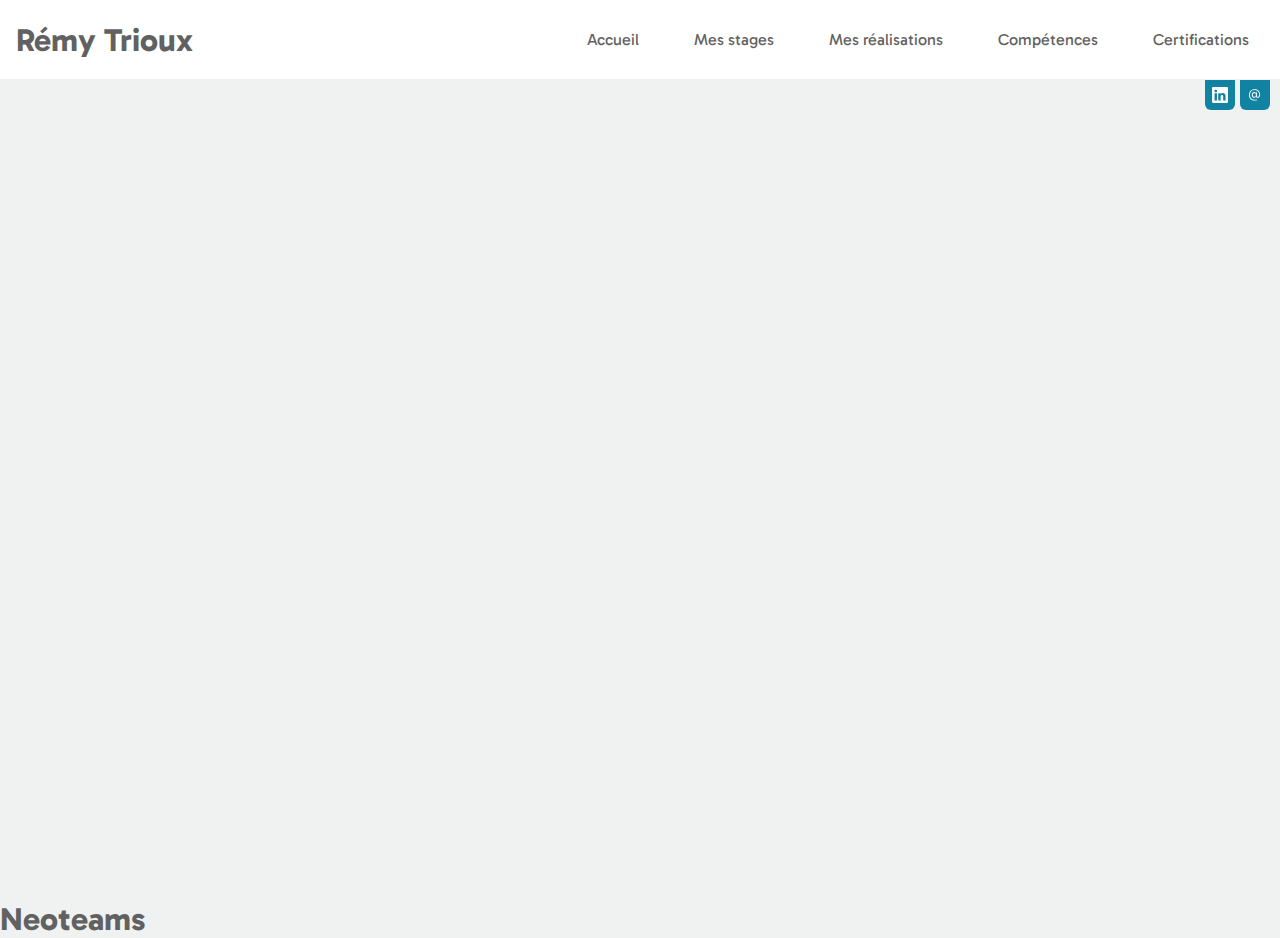
<file: neoteams.html>
<!DOCTYPE html>
<html lang="fr">
<head>
    <meta charset="UTF-8">
    <meta name="viewport" content="width=device-width, initial-scale=1.0">
    <title>Portfolio Trioux Rémy</title>
    <link rel="stylesheet" href="./assets/css/style.css">
</head>
<body>
    <header>
        <nav>
            <h1>Rémy Trioux</h1>
            
            <input type="checkbox" id="burger" class="hidden">
            <label for="burger" class="burger">
                <span></span>
                <span></span>
                <span></span>
            </label>

            <div class="navigation">
                <a href="index.html">Accueil</a>
                <a href="index.html#stage">Mes stages</a>
                <a href="#">Mes réalisations</a>
                <a href="#">Compétences</a>
                <a href="#">Certifications</a>
            </div>
        </nav>
    </header>

    <main>
        <div class="socials">
            <a href="https://www.linkedin.com/in/r%C3%A9my-trioux-677a2a272/">
                <svg xmlns="http://www.w3.org/2000/svg" width="16" height="16" fill="currentColor" class="bi bi-linkedin" viewBox="0 0 16 16">
                    <path d="M0 1.146C0 .513.526 0 1.175 0h13.65C15.474 0 16 .513 16 1.146v13.708c0 .633-.526 1.146-1.175 1.146H1.175C.526 16 0 15.487 0 14.854zm4.943 12.248V6.169H2.542v7.225zm-1.2-8.212c.837 0 1.358-.554 1.358-1.248-.015-.709-.52-1.248-1.342-1.248S2.4 3.226 2.4 3.934c0 .694.521 1.248 1.327 1.248zm4.908 8.212V9.359c0-.216.016-.432.08-.586.173-.431.568-.878 1.232-.878.869 0 1.216.662 1.216 1.634v3.865h2.401V9.25c0-2.22-1.184-3.252-2.764-3.252-1.274 0-1.845.7-2.165 1.193v.025h-.016l.016-.025V6.169h-2.4c.03.678 0 7.225 0 7.225z"/>
                </svg>
            </a>
            <a href="mailto:trxremy@gmail.com">
                <svg xmlns="http://www.w3.org/2000/svg" width="16" height="16" fill="currentColor" class="bi bi-at" viewBox="0 0 16 16">
                    <path d="M13.106 7.222c0-2.967-2.249-5.032-5.482-5.032-3.35 0-5.646 2.318-5.646 5.702 0 3.493 2.235 5.708 5.762 5.708.862 0 1.689-.123 2.304-.335v-.862c-.43.199-1.354.328-2.29.328-2.926 0-4.813-1.88-4.813-4.798 0-2.844 1.921-4.881 4.594-4.881 2.735 0 4.608 1.688 4.608 4.156 0 1.682-.554 2.769-1.416 2.769-.492 0-.772-.28-.772-.76V5.206H8.923v.834h-.11c-.266-.595-.881-.964-1.6-.964-1.4 0-2.378 1.162-2.378 2.823 0 1.737.957 2.906 2.379 2.906.8 0 1.415-.39 1.709-1.087h.11c.081.67.703 1.148 1.503 1.148 1.572 0 2.57-1.415 2.57-3.643zm-7.177.704c0-1.197.54-1.907 1.456-1.907.93 0 1.524.738 1.524 1.907S8.308 9.84 7.371 9.84c-.895 0-1.442-.725-1.442-1.914"/>
                </svg>
            </a>
        </div>
    </main>

    <h1>Neoteams</h1>
    
</body>
</html>
</file>
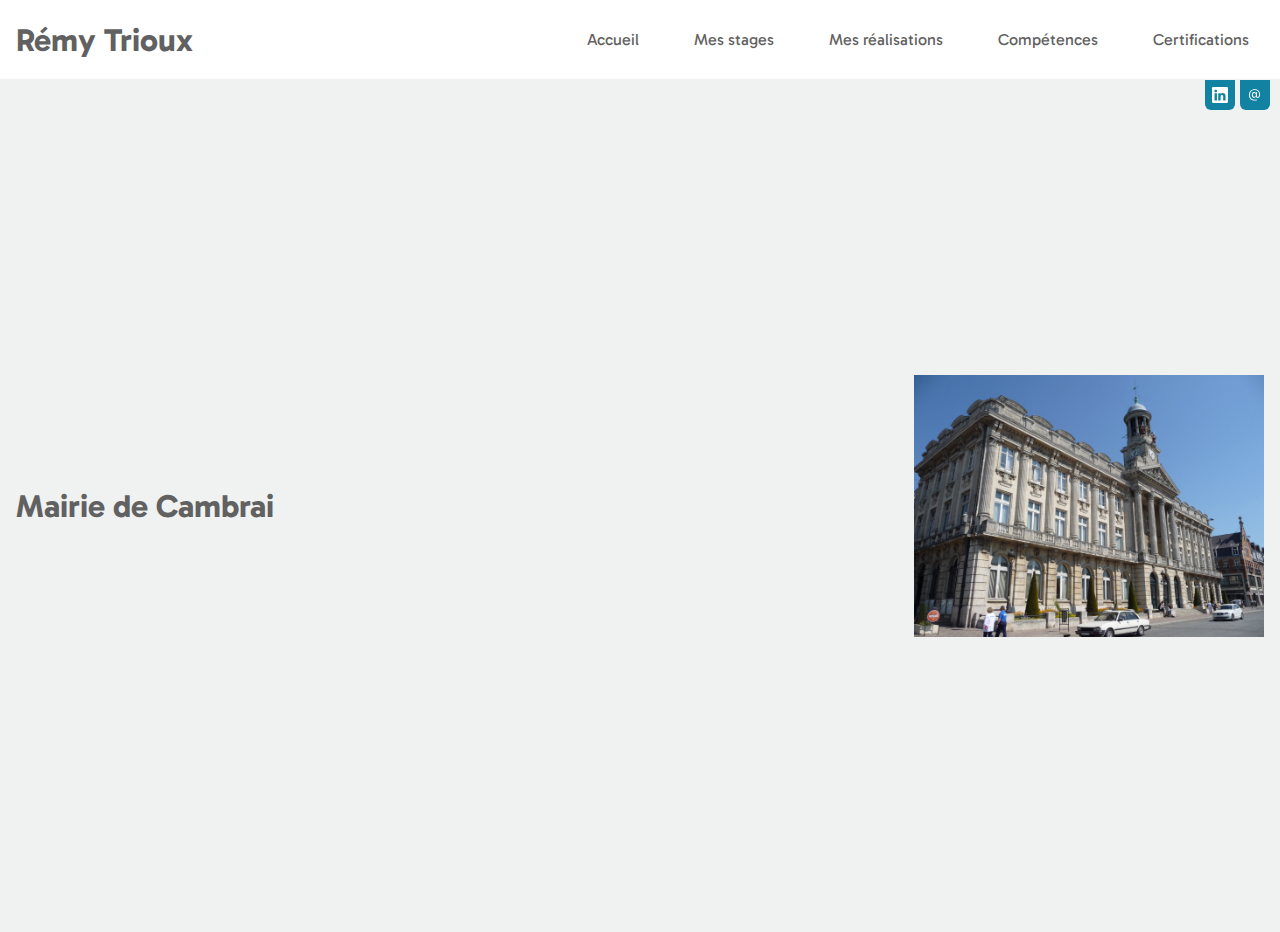
<file: assets/pages/stage/mairiecambrai.html>
<!DOCTYPE html>
<html lang="fr">
<head>
    <meta charset="UTF-8">
    <meta name="viewport" content="width=device-width, initial-scale=1.0">
    <title>Portfolio Trioux Rémy</title>
    <link rel="stylesheet" href="../../css/style.css">
</head>
<body>
    <header>
        <nav>
            <h1>Rémy Trioux</h1>
            
            <input type="checkbox" id="burger" class="hidden">
            <label for="burger" class="burger">
                <span></span>
                <span></span>
                <span></span>
            </label>

            <div class="navigation">
                <a href="../../../index.html">Accueil</a>
                <a href="../../../index.html#stage">Mes stages</a>
                <a href="#">Mes réalisations</a>
                <a href="#">Compétences</a>
                <a href="#">Certifications</a>
            </div>
        </nav>
    </header>

    <main>
        <div class="socials">
            <a href="https://www.linkedin.com/in/r%C3%A9my-trioux-677a2a272/">
                <svg xmlns="http://www.w3.org/2000/svg" width="16" height="16" fill="currentColor" class="bi bi-linkedin" viewBox="0 0 16 16">
                    <path d="M0 1.146C0 .513.526 0 1.175 0h13.65C15.474 0 16 .513 16 1.146v13.708c0 .633-.526 1.146-1.175 1.146H1.175C.526 16 0 15.487 0 14.854zm4.943 12.248V6.169H2.542v7.225zm-1.2-8.212c.837 0 1.358-.554 1.358-1.248-.015-.709-.52-1.248-1.342-1.248S2.4 3.226 2.4 3.934c0 .694.521 1.248 1.327 1.248zm4.908 8.212V9.359c0-.216.016-.432.08-.586.173-.431.568-.878 1.232-.878.869 0 1.216.662 1.216 1.634v3.865h2.401V9.25c0-2.22-1.184-3.252-2.764-3.252-1.274 0-1.845.7-2.165 1.193v.025h-.016l.016-.025V6.169h-2.4c.03.678 0 7.225 0 7.225z"/>
                </svg>
            </a>
            <a href="mailto:trxremy@gmail.com">
                <svg xmlns="http://www.w3.org/2000/svg" width="16" height="16" fill="currentColor" class="bi bi-at" viewBox="0 0 16 16">
                    <path d="M13.106 7.222c0-2.967-2.249-5.032-5.482-5.032-3.35 0-5.646 2.318-5.646 5.702 0 3.493 2.235 5.708 5.762 5.708.862 0 1.689-.123 2.304-.335v-.862c-.43.199-1.354.328-2.29.328-2.926 0-4.813-1.88-4.813-4.798 0-2.844 1.921-4.881 4.594-4.881 2.735 0 4.608 1.688 4.608 4.156 0 1.682-.554 2.769-1.416 2.769-.492 0-.772-.28-.772-.76V5.206H8.923v.834h-.11c-.266-.595-.881-.964-1.6-.964-1.4 0-2.378 1.162-2.378 2.823 0 1.737.957 2.906 2.379 2.906.8 0 1.415-.39 1.709-1.087h.11c.081.67.703 1.148 1.503 1.148 1.572 0 2.57-1.415 2.57-3.643zm-7.177.704c0-1.197.54-1.907 1.456-1.907.93 0 1.524.738 1.524 1.907S8.308 9.84 7.371 9.84c-.895 0-1.442-.725-1.442-1.914"/>
                </svg>
            </a>
        </div>

        <section id="home">
            <h1>Mairie de Cambrai</h1>
            <p></p>
            <img src="../../img/stage/mairie/mairie.jpg" alt="image mairie cambrai" width="350px">
        </section>

    </main>
    
</body>
</html>
</file>
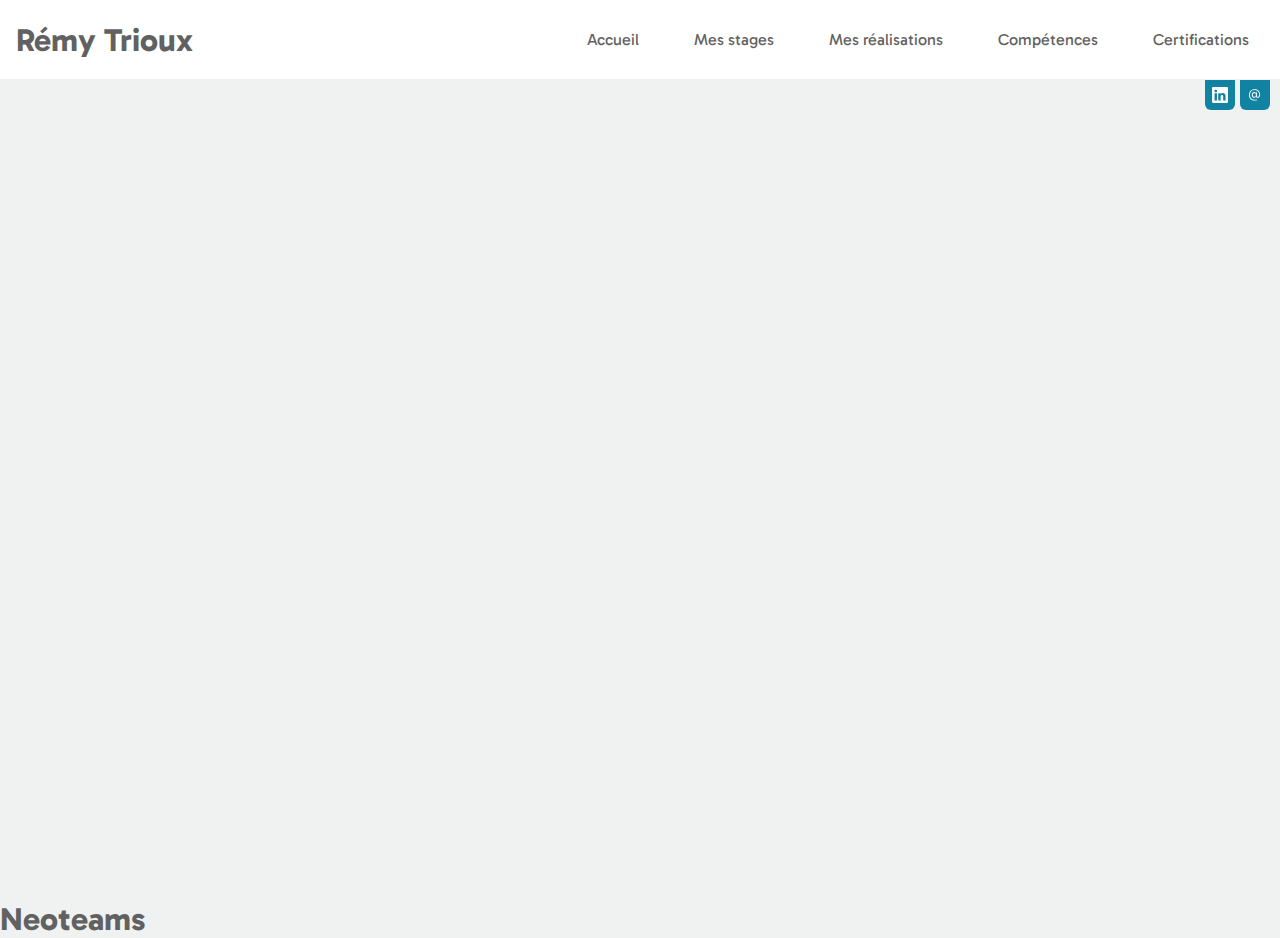
<file: assets/pages/stage/neoteams.html>
<!DOCTYPE html>
<html lang="fr">
<head>
    <meta charset="UTF-8">
    <meta name="viewport" content="width=device-width, initial-scale=1.0">
    <title>Portfolio Trioux Rémy</title>
    <link rel="stylesheet" href="../../css/style.css">
</head>
<body>
    <header>
        <nav>
            <h1>Rémy Trioux</h1>
            
            <input type="checkbox" id="burger" class="hidden">
            <label for="burger" class="burger">
                <span></span>
                <span></span>
                <span></span>
            </label>

            <div class="navigation">
                <a href="../../../index.html">Accueil</a>
                <a href="../../../index.html#stage">Mes stages</a>
                <a href="#">Mes réalisations</a>
                <a href="#">Compétences</a>
                <a href="#">Certifications</a>
            </div>
        </nav>
    </header>

    <main>
        <div class="socials">
            <a href="https://www.linkedin.com/in/r%C3%A9my-trioux-677a2a272/">
                <svg xmlns="http://www.w3.org/2000/svg" width="16" height="16" fill="currentColor" class="bi bi-linkedin" viewBox="0 0 16 16">
                    <path d="M0 1.146C0 .513.526 0 1.175 0h13.65C15.474 0 16 .513 16 1.146v13.708c0 .633-.526 1.146-1.175 1.146H1.175C.526 16 0 15.487 0 14.854zm4.943 12.248V6.169H2.542v7.225zm-1.2-8.212c.837 0 1.358-.554 1.358-1.248-.015-.709-.52-1.248-1.342-1.248S2.4 3.226 2.4 3.934c0 .694.521 1.248 1.327 1.248zm4.908 8.212V9.359c0-.216.016-.432.08-.586.173-.431.568-.878 1.232-.878.869 0 1.216.662 1.216 1.634v3.865h2.401V9.25c0-2.22-1.184-3.252-2.764-3.252-1.274 0-1.845.7-2.165 1.193v.025h-.016l.016-.025V6.169h-2.4c.03.678 0 7.225 0 7.225z"/>
                </svg>
            </a>
            <a href="mailto:trxremy@gmail.com">
                <svg xmlns="http://www.w3.org/2000/svg" width="16" height="16" fill="currentColor" class="bi bi-at" viewBox="0 0 16 16">
                    <path d="M13.106 7.222c0-2.967-2.249-5.032-5.482-5.032-3.35 0-5.646 2.318-5.646 5.702 0 3.493 2.235 5.708 5.762 5.708.862 0 1.689-.123 2.304-.335v-.862c-.43.199-1.354.328-2.29.328-2.926 0-4.813-1.88-4.813-4.798 0-2.844 1.921-4.881 4.594-4.881 2.735 0 4.608 1.688 4.608 4.156 0 1.682-.554 2.769-1.416 2.769-.492 0-.772-.28-.772-.76V5.206H8.923v.834h-.11c-.266-.595-.881-.964-1.6-.964-1.4 0-2.378 1.162-2.378 2.823 0 1.737.957 2.906 2.379 2.906.8 0 1.415-.39 1.709-1.087h.11c.081.67.703 1.148 1.503 1.148 1.572 0 2.57-1.415 2.57-3.643zm-7.177.704c0-1.197.54-1.907 1.456-1.907.93 0 1.524.738 1.524 1.907S8.308 9.84 7.371 9.84c-.895 0-1.442-.725-1.442-1.914"/>
                </svg>
            </a>
        </div>
    </main>

    <h1>Neoteams</h1>
    
</body>
</html>
</file>
<file: assets/css/style.css>
@import url(./init.css);
@import url(./footer.css);
@import url(./navbar.css);
@import url(./card.css);
@import url(./modal.css);

.btn {
    padding: 15px 30px;
    width: max-content;
    background: var(--c-primary-color);
    border-radius: 6px;
    color: var(--c-white);
    font-size: 20px;
    position: relative;
    transition: all 300ms ease;
    z-index: 1;
    cursor: pointer;
    overflow: hidden;
}

.btn::after {
    content: '';
    position: absolute;
    top: 0;
    left: 0;
    width: 0;
    height: 100%;
    background: var(--c-secondary-color);
    z-index: -1;
    transition: all 300ms ease;
}

.btn:hover::after {
    width: 100%;
    transition: all 500ms ease;
    transition-timing-function: cubic-bezier(0.52, 1.64, 0.37, 0.66);
}

main .socials {
    z-index: 999;
    position: fixed;
    top: 80px;
    right: 10px;
    display: flex;
    gap: 5px;
}

main .socials a {
    width: 30px;
    height: 30px;
    display: flex;
    justify-content: center;
    align-items: center;
    border-bottom-left-radius: 6px;
    border-bottom-right-radius: 6px;
    background: var(--c-primary-color);
    color: var(--c-white);
    transition: height 200ms ease;
}

main .socials a:hover {
    height: 40px;
}

section {
    margin: 50px auto;
    display: flex;
    flex-direction: column;
    width: 100%;
    align-items: center;
}

section .heading {
    margin: 40px auto;
    display: flex;
    flex-direction: column;
    gap: 40px;
    align-items: center;
}

section .heading h1, section .heading h2 {
    position: relative;
    font-size: 35px;
    color: var(--c-title-color);
}

section .heading h2::after {
    content: '';
    position: absolute;
    bottom: -7px;
    left: 50%;
    transform: translateX(-50%);
    width: 70%;
    height: 4px;
    background: var(--c-primary-color);
    border-radius: 20px;
}

section .heading p {
    text-align: center;
    font-size: 20px;
    max-width: 1000px;
}

section#home {
    margin: 0 auto;
    width: 100%;
    flex-direction: row;
    min-height: calc(100dvh - 80px);
    justify-content: space-between;
    gap: 35px;
    text-align: center;
}

section#home .parcours_sco {
    width: 100%;
    display: flex;
    gap: 20px;
}

.parcours_sco hr {
    width: 5px;
    height: auto;
    background: var(--c-secondary-color);
    border-radius: 6px;
    border: none;
    outline: none;
}

.parcours_sco .parcours_liste {
    width: 100%;
    display: flex;
    flex-direction: column;
    gap: 25px;
}

.parcours_liste .parcours {
    display: flex;
    flex-direction: column;
    gap: 10px;
    position: relative;
    text-align: left;
}

.parcours_liste .parcours span.dot {
    position: absolute;
    left: 0;
    transform: translate(-32.52px, 15px);
    width: 20px;
    height: 20px;
    border-radius: 100%;
    background: var(--c-primary-color);
    outline: solid 3px var(--c-primary-color);
    outline-offset: 3px;
}

.parcours_liste .parcours .header {
    width: 100%;
    display: flex;
    gap: 15px;
}

.parcours_liste .parcours img {
    width: 70px;
    height: 70px;
    border-radius: 6px;
}

.parcours_liste .parcours h2 {
    color: var(--c-title-color);
}

.parcours_liste .parcours .body {
    padding: 10px;
    display: flex;
    flex-direction: column;
    gap: 5px;
}

.parcours_liste .parcours .body span {
    color: var(--c-text-grey);
    font-size: 14px;
}

@media(max-width:860px) {
    section#home {
        flex-direction: column;
    }

    section#home .parcours_sco {
        max-width: 500px;
    }
}
</file>
